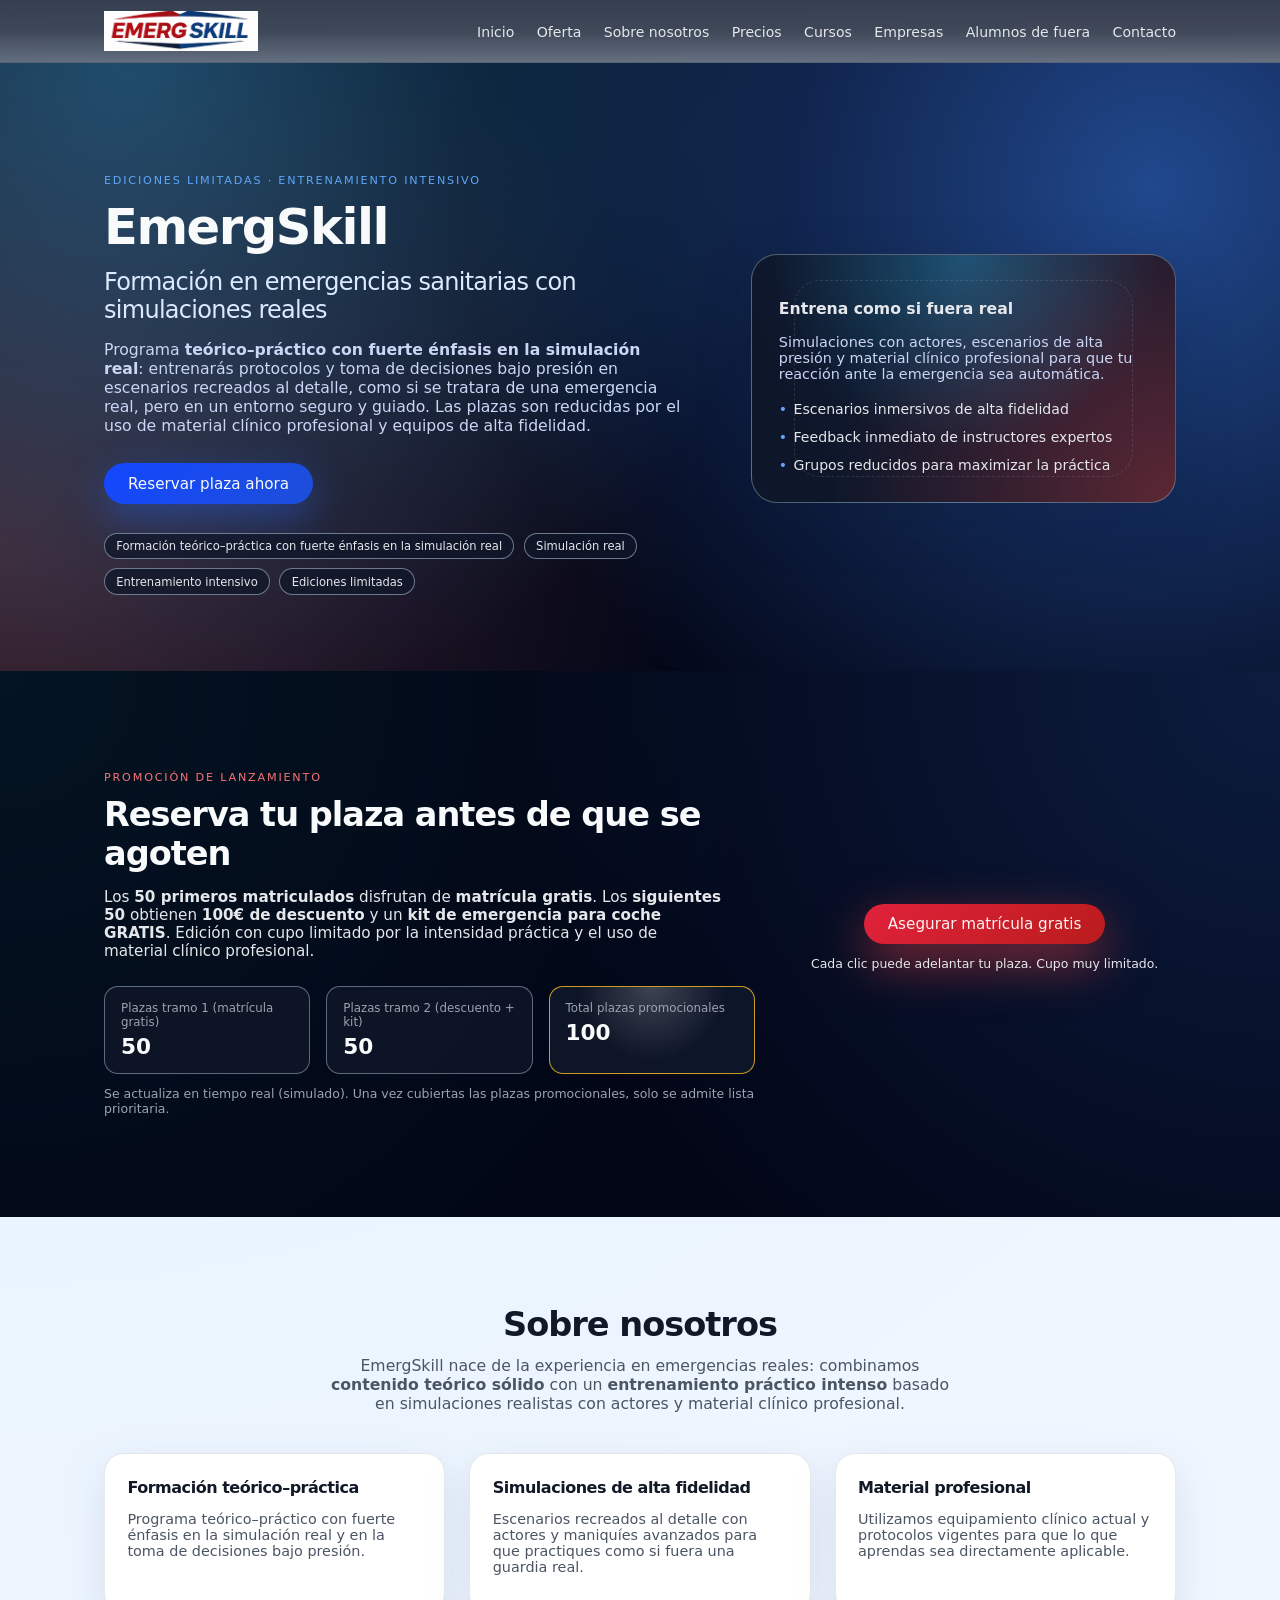
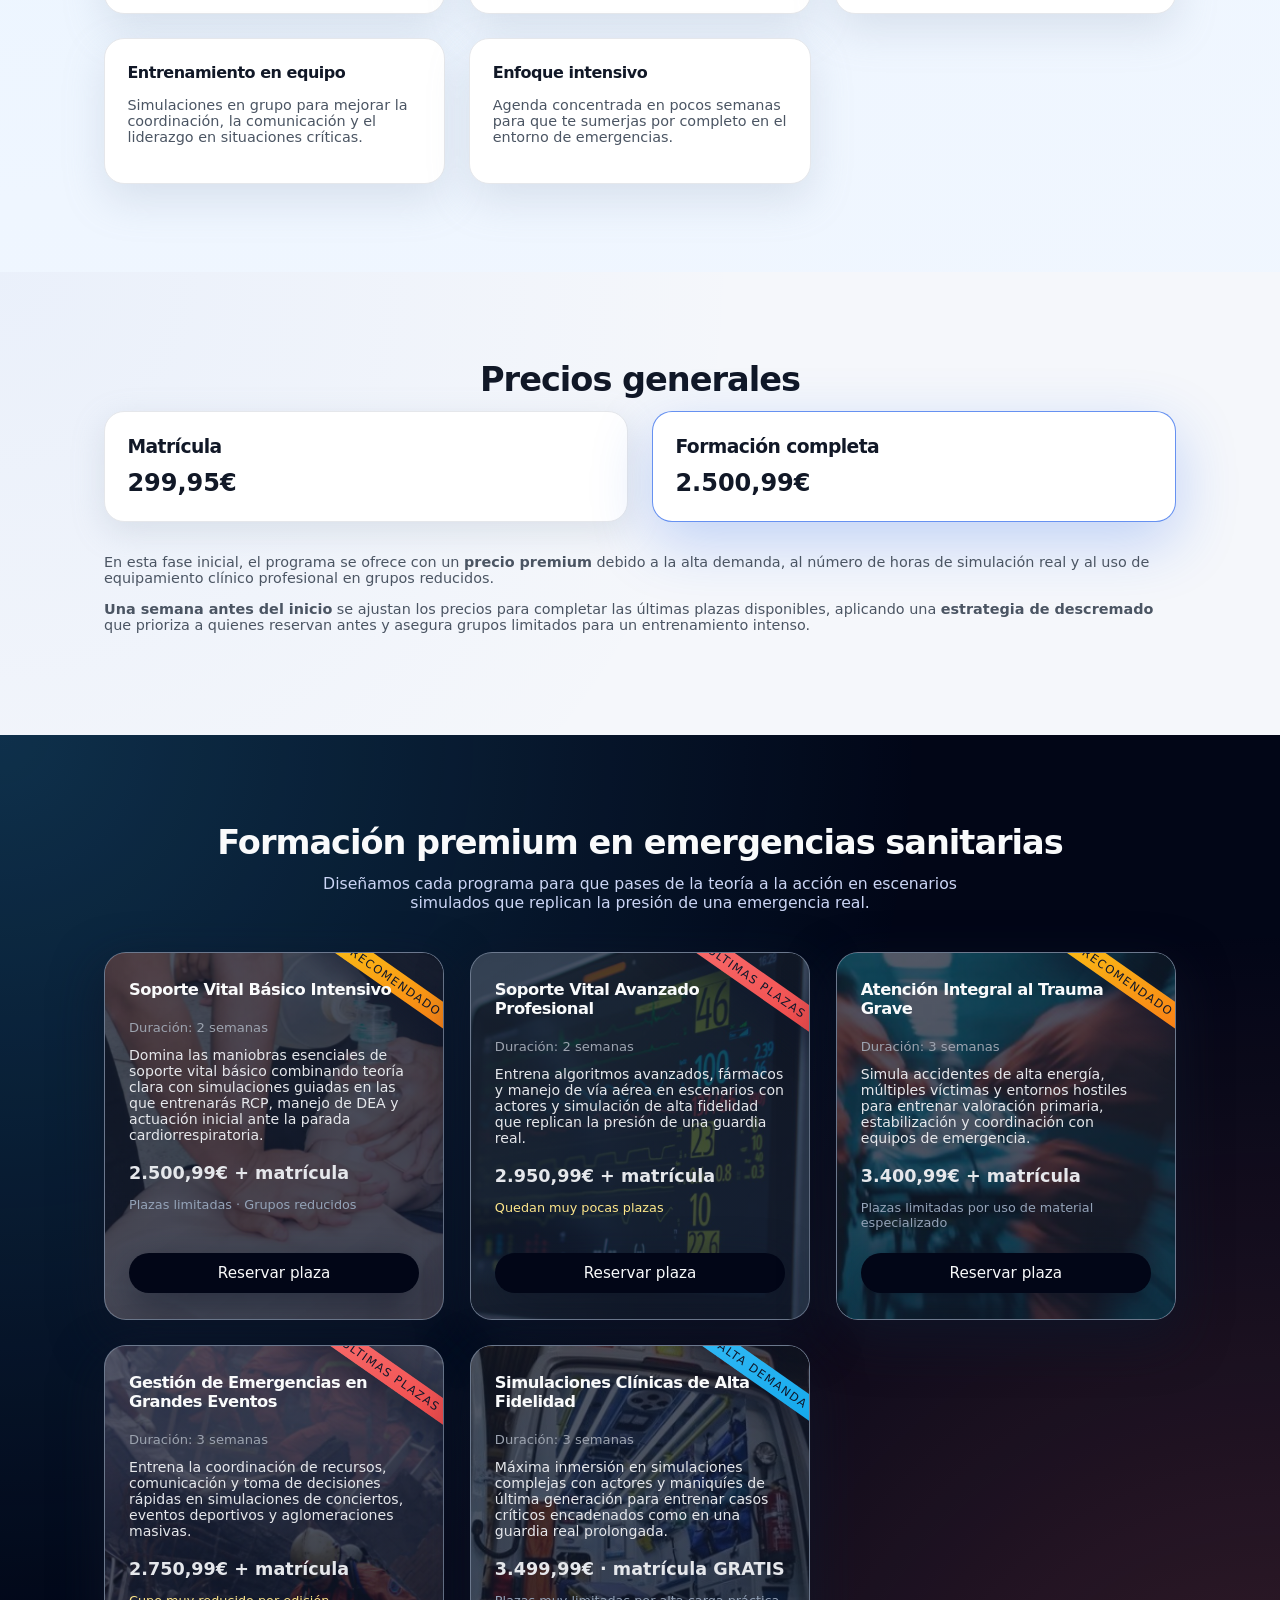
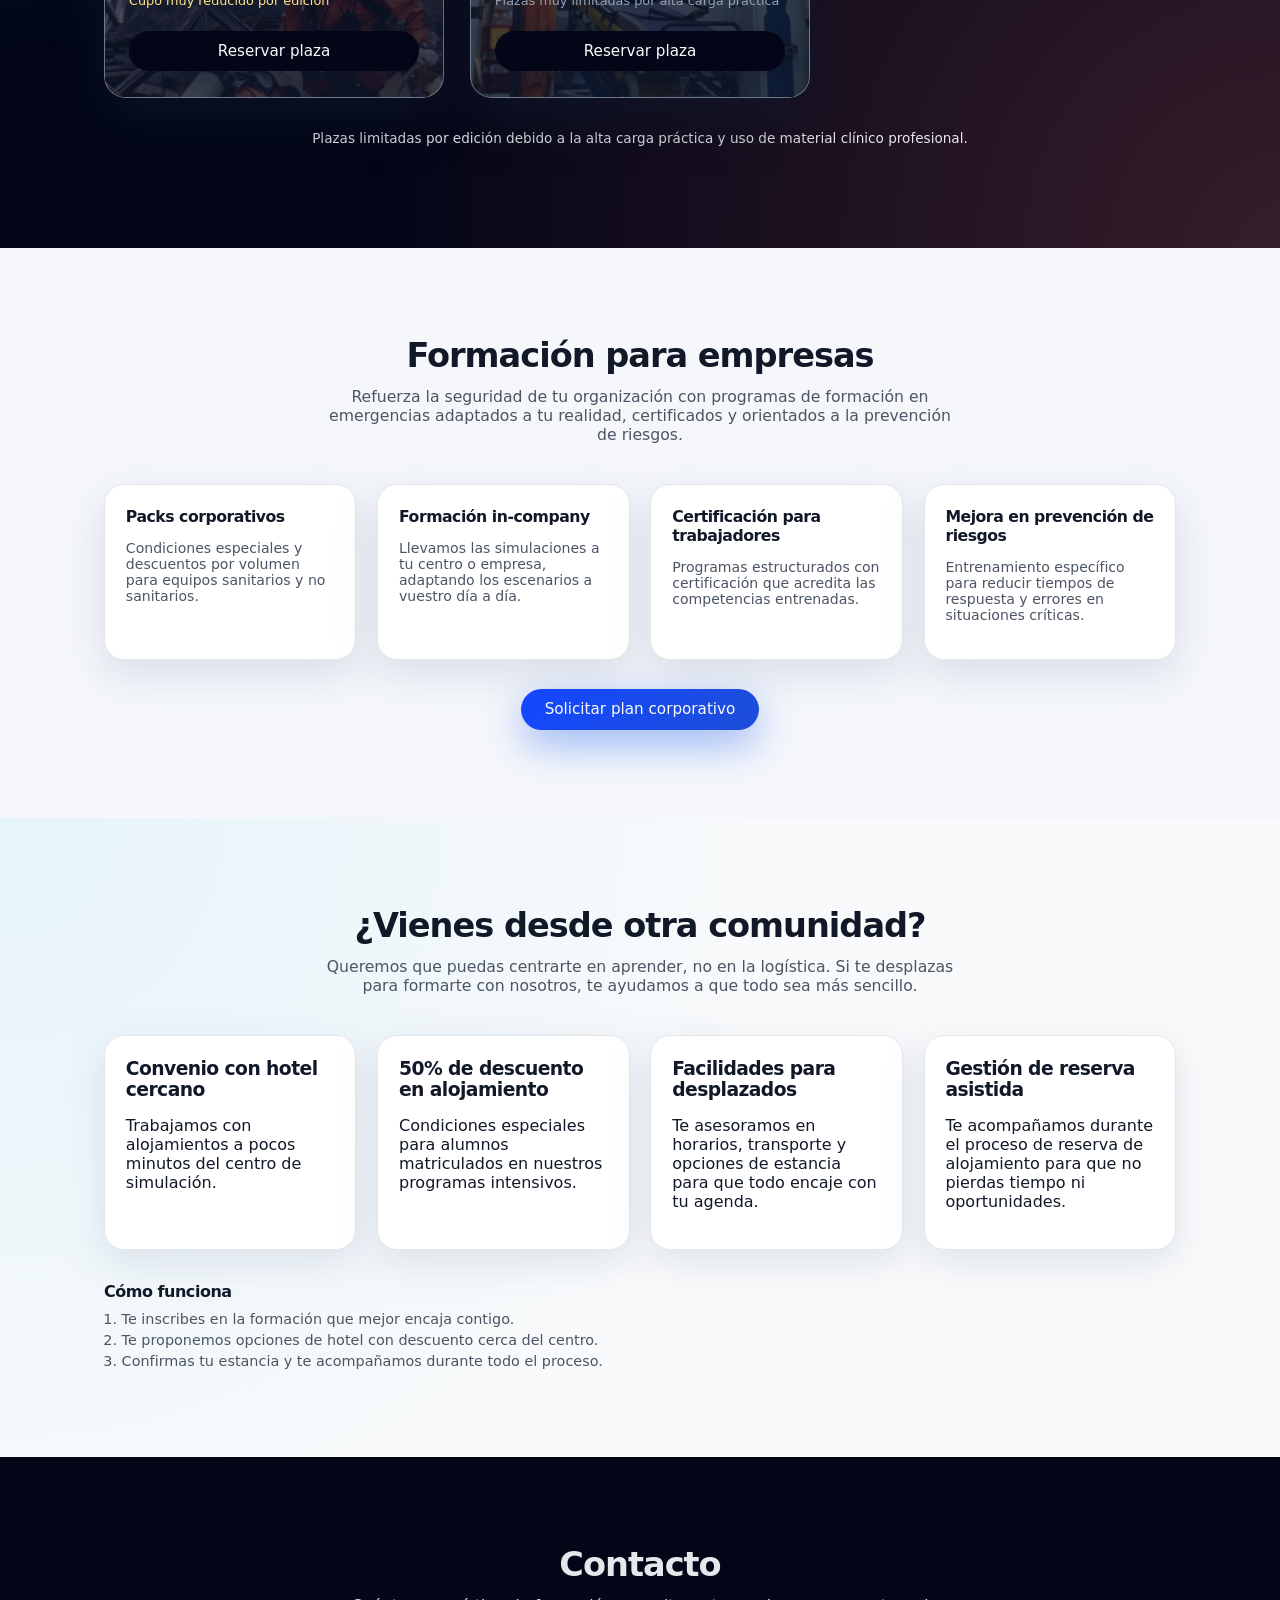
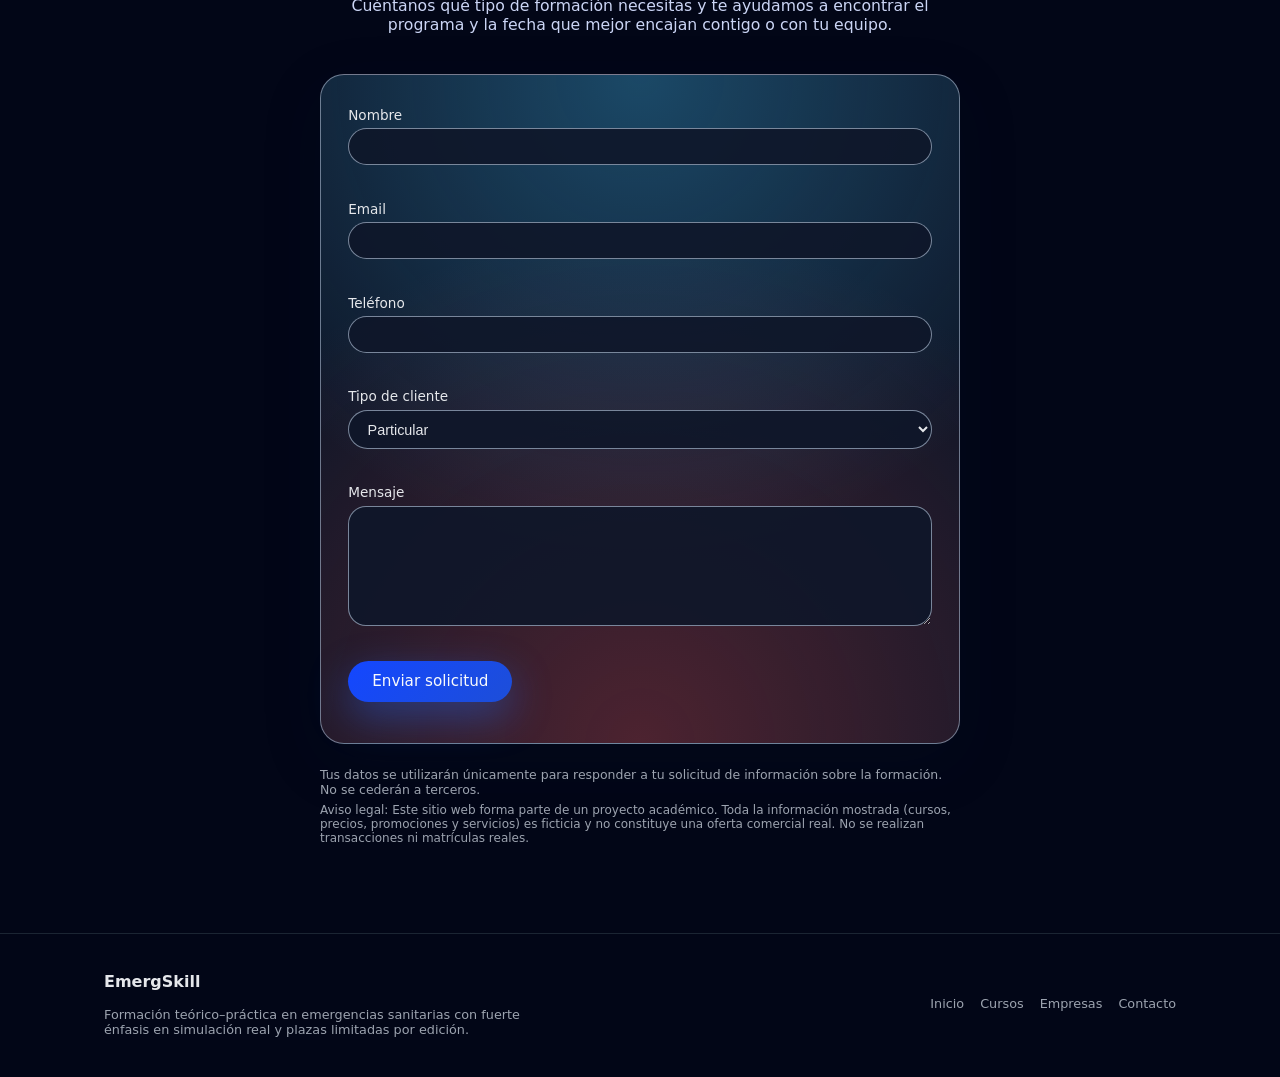
<file: index.html>
<!DOCTYPE html>
<html lang="es">
  <head>
    <meta charset="UTF-8" />
    <meta name="viewport" content="width=device-width, initial-scale=1.0" />
    <title>EmergSkill – Formación teórico–práctica en emergencias sanitarias</title>
    <meta
      name="description"
      content="EmergSkill ofrece formación teórico–práctica en emergencias sanitarias con simulaciones reales, plazas limitadas y enfoque intensivo orientado a la práctica."
    />
    <meta property="og:title" content="EmergSkill – Formación teórico–práctica en emergencias sanitarias" />
    <meta
      property="og:description"
      content="Formación en emergencias sanitarias con simulaciones reales, enfoque intensivo y plazas limitadas."
    />
    <meta property="og:type" content="website" />
    <link rel="stylesheet" href="style.css" />
  </head>
  <body>
    <header class="site-header">
      <div class="container header-inner">
        <a href="#inicio" class="logo">
          <img src="assets/emergskill-logo.png" alt="EmergSkill" />
        </a>
        <button class="nav-toggle" aria-label="Abrir menú de navegación" aria-expanded="false">
          <span></span>
          <span></span>
        </button>
        <nav class="site-nav" aria-label="Navegación principal">
          <ul>
            <li><a href="#inicio">Inicio</a></li>
            <li><a href="#oferta">Oferta</a></li>
            <li><a href="#sobre-nosotros">Sobre nosotros</a></li>
            <li><a href="#precios">Precios</a></li>
            <li><a href="#cursos">Cursos</a></li>
            <li><a href="#empresas">Empresas</a></li>
            <li><a href="#alumnos-fuera">Alumnos de fuera</a></li>
            <li><a href="#contacto">Contacto</a></li>
          </ul>
        </nav>
      </div>
    </header>

    <main>
      <!-- HERO -->
      <section id="inicio" class="hero section">
        <div class="container hero-grid">
          <div class="hero-content reveal">
            <p class="hero-kicker">Ediciones limitadas · Entrenamiento intensivo</p>
            <h1>EmergSkill</h1>
            <h2>Formación en emergencias sanitarias con simulaciones reales</h2>
            <p class="hero-text">
              Programa <strong>teórico–práctico con fuerte énfasis en la simulación real</strong>: entrenarás protocolos y toma
              de decisiones bajo presión en escenarios recreados al detalle, como si se tratara de una emergencia real, pero en
              un entorno seguro y guiado. Las plazas son reducidas por el uso de material clínico profesional y equipos de alta
              fidelidad.
            </p>
            <div class="hero-cta">
              <button class="btn btn-primary js-scroll-contact" data-client-type="Particular">
                Reservar plaza ahora
              </button>
            </div>
            <div class="hero-badges">
              <span class="badge">Formación teórico–práctica con fuerte énfasis en la simulación real</span>
              <span class="badge">Simulación real</span>
              <span class="badge">Entrenamiento intensivo</span>
              <span class="badge">Ediciones limitadas</span>
            </div>
          </div>
          <div class="hero-visual reveal">
            <div class="hero-card">
              <p class="hero-card-title">Entrena como si fuera real</p>
              <p class="hero-card-text">
                Simulaciones con actores, escenarios de alta presión y material clínico profesional para que tu reacción ante
                la emergencia sea automática.
              </p>
              <ul class="hero-card-list">
                <li>Escenarios inmersivos de alta fidelidad</li>
                <li>Feedback inmediato de instructores expertos</li>
                <li>Grupos reducidos para maximizar la práctica</li>
              </ul>
            </div>
          </div>
        </div>
      </section>

      <!-- OFERTA ESPECIAL -->
      <section id="oferta" class="offer section section-accent">
        <div class="container offer-inner reveal">
          <div class="offer-text">
            <p class="eyebrow">PROMOCIÓN DE LANZAMIENTO</p>
            <h2>Reserva tu plaza antes de que se agoten</h2>
            <p class="offer-copy">
              Los <strong>50 primeros matriculados</strong> disfrutan de <strong>matrícula gratis</strong>. Los
              <strong>siguientes 50</strong> obtienen <strong>100€ de descuento</strong> y un
              <strong>kit de emergencia para coche GRATIS</strong>. Edición con cupo limitado por la intensidad práctica y el
              uso de material clínico profesional.
            </p>
            <div class="offer-urgency">
              <div class="counter-group">
                <div class="counter-item">
                  <span class="counter-label">Plazas tramo 1 (matrícula gratis)</span>
                  <span class="counter-value" id="counter-tier1">–</span>
                </div>
                <div class="counter-item">
                  <span class="counter-label">Plazas tramo 2 (descuento + kit)</span>
                  <span class="counter-value" id="counter-tier2">–</span>
                </div>
                <div class="counter-item counter-item-total">
                  <span class="counter-label">Total plazas promocionales</span>
                  <span class="counter-value" id="counter-total">–</span>
                </div>
              </div>
              <p class="offer-note">
                Se actualiza en tiempo real (simulado). Una vez cubiertas las plazas promocionales, solo se admite lista
                prioritaria.
              </p>
            </div>
          </div>
          <div class="offer-cta">
            <button
              class="btn btn-danger js-offer-cta"
              data-client-type="Particular"
              aria-describedby="offer-note"
            >
              <span id="offer-cta-label">Asegurar matrícula gratis</span>
            </button>
            <p class="offer-small">Cada clic puede adelantar tu plaza. Cupo muy limitado.</p>
          </div>
        </div>
      </section>

      <!-- SOBRE NOSOTROS -->
      <section id="sobre-nosotros" class="section about">
        <div class="container reveal">
          <h2>Sobre nosotros</h2>
          <p class="section-intro">
            EmergSkill nace de la experiencia en emergencias reales: combinamos
            <strong>contenido teórico sólido</strong> con un <strong>entrenamiento práctico intenso</strong> basado en
            simulaciones realistas con actores y material clínico profesional.
          </p>
          <div class="about-grid">
            <article class="about-item">
              <h3>Formación teórico–práctica</h3>
              <p>Programa teórico–práctico con fuerte énfasis en la simulación real y en la toma de decisiones bajo presión.</p>
            </article>
            <article class="about-item">
              <h3>Simulaciones de alta fidelidad</h3>
              <p>Escenarios recreados al detalle con actores y maniquíes avanzados para que practiques como si fuera una guardia real.</p>
            </article>
            <article class="about-item">
              <h3>Material profesional</h3>
              <p>Utilizamos equipamiento clínico actual y protocolos vigentes para que lo que aprendas sea directamente aplicable.</p>
            </article>
            <article class="about-item">
              <h3>Entrenamiento en equipo</h3>
              <p>Simulaciones en grupo para mejorar la coordinación, la comunicación y el liderazgo en situaciones críticas.</p>
            </article>
            <article class="about-item">
              <h3>Enfoque intensivo</h3>
              <p>Agenda concentrada en pocos semanas para que te sumerjas por completo en el entorno de emergencias.</p>
            </article>
          </div>
        </div>
      </section>

      <!-- PRECIOS GENERALES -->
      <section id="precios" class="section pricing">
        <div class="container reveal">
          <h2>Precios generales</h2>
          <div class="pricing-cards">
            <div class="pricing-card">
              <h3>Matrícula</h3>
              <p class="pricing-amount">299,95€</p>
            </div>
            <div class="pricing-card pricing-card-main">
              <h3>Formación completa</h3>
              <p class="pricing-amount">2.500,99€</p>
            </div>
          </div>
          <div class="pricing-copy">
            <p>
              En esta fase inicial, el programa se ofrece con un <strong>precio premium</strong> debido a la alta demanda, al
              número de horas de simulación real y al uso de equipamiento clínico profesional en grupos reducidos.
            </p>
            <p>
              <strong>Una semana antes del inicio</strong> se ajustan los precios para completar las últimas plazas disponibles,
              aplicando una <strong>estrategia de descremado</strong> que prioriza a quienes reservan antes y asegura grupos
              limitados para un entrenamiento intenso.
            </p>
          </div>
        </div>
      </section>

      <!-- CURSOS -->
      <section id="cursos" class="section courses">
        <div class="container reveal">
          <h2>Formación premium en emergencias sanitarias</h2>
          <p class="section-intro">
            Diseñamos cada programa para que pases de la teoría a la acción en escenarios simulados que replican la presión de
            una emergencia real.
          </p>
          <div class="courses-grid">
            <article
              class="course-card reveal course-card--svb"
              data-course-name="Soporte Vital Básico Intensivo"
              data-tag="recomendado"
              data-seats-indicator="true"
            >
              <div class="course-ribbon course-ribbon-recommended">Recomendado</div>
              <h3>Soporte Vital Básico Intensivo</h3>
              <p class="course-duration">Duración: 2 semanas</p>
              <p class="course-description">
                Domina las maniobras esenciales de soporte vital básico combinando teoría clara con simulaciones guiadas en las
                que entrenarás RCP, manejo de DEA y actuación inicial ante la parada cardiorrespiratoria.
              </p>
              <p class="course-price">2.500,99€ + matrícula</p>
              <p class="course-seats">Plazas limitadas · Grupos reducidos</p>
              <button class="btn btn-dark course-reserve" data-client-type="Particular">
                Reservar plaza
              </button>
            </article>

            <article
              class="course-card reveal course-card--sva"
              data-course-name="Soporte Vital Avanzado Profesional"
              data-tag="ultimas"
              data-seats-indicator="true"
            >
              <div class="course-ribbon course-ribbon-last">Últimas plazas</div>
              <h3>Soporte Vital Avanzado Profesional</h3>
              <p class="course-duration">Duración: 2 semanas</p>
              <p class="course-description">
                Entrena algoritmos avanzados, fármacos y manejo de vía aérea en escenarios con actores y simulación de alta
                fidelidad que replican la presión de una guardia real.
              </p>
              <p class="course-price">2.950,99€ + matrícula</p>
              <p class="course-seats course-seats-low">Quedan muy pocas plazas</p>
              <button class="btn btn-dark course-reserve" data-client-type="Particular">
                Reservar plaza
              </button>
            </article>

            <article
              class="course-card reveal course-card--trauma"
              data-course-name="Atención Integral al Trauma Grave"
              data-tag="recomendado"
              data-seats-indicator="true"
            >
              <div class="course-ribbon course-ribbon-recommended">Recomendado</div>
              <h3>Atención Integral al Trauma Grave</h3>
              <p class="course-duration">Duración: 3 semanas</p>
              <p class="course-description">
                Simula accidentes de alta energía, múltiples víctimas y entornos hostiles para entrenar valoración primaria,
                estabilización y coordinación con equipos de emergencia.
              </p>
              <p class="course-price">3.400,99€ + matrícula</p>
              <p class="course-seats">Plazas limitadas por uso de material especializado</p>
              <button class="btn btn-dark course-reserve" data-client-type="Particular">
                Reservar plaza
              </button>
            </article>

            <article
              class="course-card reveal course-card--eventos"
              data-course-name="Gestión de Emergencias en Grandes Eventos"
              data-tag="ultimas"
              data-seats-indicator="true"
            >
              <div class="course-ribbon course-ribbon-last">Últimas plazas</div>
              <h3>Gestión de Emergencias en Grandes Eventos</h3>
              <p class="course-duration">Duración: 3 semanas</p>
              <p class="course-description">
                Entrena la coordinación de recursos, comunicación y toma de decisiones rápidas en simulaciones de conciertos,
                eventos deportivos y aglomeraciones masivas.
              </p>
              <p class="course-price">2.750,99€ + matrícula</p>
              <p class="course-seats course-seats-low">Cupo muy reducido por edición</p>
              <button class="btn btn-dark course-reserve" data-client-type="Particular">
                Reservar plaza
              </button>
            </article>

            <article
              class="course-card reveal course-card--simulaciones"
              data-course-name="Simulaciones Clínicas de Alta Fidelidad"
              data-tag="demanda"
              data-seats-indicator="true"
            >
              <div class="course-ribbon course-ribbon-demand">Alta demanda</div>
              <h3>Simulaciones Clínicas de Alta Fidelidad</h3>
              <p class="course-duration">Duración: 3 semanas</p>
              <p class="course-description">
                Máxima inmersión en simulaciones complejas con actores y maniquíes de última generación para entrenar casos
                críticos encadenados como en una guardia real prolongada.
              </p>
              <p class="course-price">3.499,99€ · matrícula GRATIS</p>
              <p class="course-seats">Plazas muy limitadas por alta carga práctica</p>
              <button class="btn btn-dark course-reserve" data-client-type="Particular">
                Reservar plaza
              </button>
            </article>
          </div>
          <p class="courses-note">
            Plazas limitadas por edición debido a la alta carga práctica y uso de material clínico profesional.
          </p>
        </div>
      </section>

      <!-- EMPRESAS -->
      <section id="empresas" class="section companies">
        <div class="container reveal">
          <h2>Formación para empresas</h2>
          <p class="section-intro">
            Refuerza la seguridad de tu organización con programas de formación en emergencias adaptados a tu realidad,
            certificados y orientados a la prevención de riesgos.
          </p>
          <div class="companies-grid">
            <article class="companies-item">
              <h3>Packs corporativos</h3>
              <p>Condiciones especiales y descuentos por volumen para equipos sanitarios y no sanitarios.</p>
            </article>
            <article class="companies-item">
              <h3>Formación in-company</h3>
              <p>Llevamos las simulaciones a tu centro o empresa, adaptando los escenarios a vuestro día a día.</p>
            </article>
            <article class="companies-item">
              <h3>Certificación para trabajadores</h3>
              <p>Programas estructurados con certificación que acredita las competencias entrenadas.</p>
            </article>
            <article class="companies-item">
              <h3>Mejora en prevención de riesgos</h3>
              <p>Entrenamiento específico para reducir tiempos de respuesta y errores en situaciones críticas.</p>
            </article>
          </div>
          <div class="section-actions">
            <button class="btn btn-primary js-scroll-contact" data-client-type="Empresa" data-message="Quiero información sobre un plan corporativo de formación en emergencias sanitarias para mi empresa.">
              Solicitar plan corporativo
            </button>
          </div>
        </div>
      </section>

      <!-- ALUMNOS DE FUERA -->
      <section id="alumnos-fuera" class="section students-away">
        <div class="container reveal">
          <h2>¿Vienes desde otra comunidad?</h2>
          <p class="section-intro">
            Queremos que puedas centrarte en aprender, no en la logística. Si te desplazas para formarte con nosotros, te
            ayudamos a que todo sea más sencillo.
          </p>
          <div class="steps-grid">
            <article class="step-item">
              <h3>Convenio con hotel cercano</h3>
              <p>Trabajamos con alojamientos a pocos minutos del centro de simulación.</p>
            </article>
            <article class="step-item">
              <h3>50% de descuento en alojamiento</h3>
              <p>Condiciones especiales para alumnos matriculados en nuestros programas intensivos.</p>
            </article>
            <article class="step-item">
              <h3>Facilidades para desplazados</h3>
              <p>Te asesoramos en horarios, transporte y opciones de estancia para que todo encaje con tu agenda.</p>
            </article>
            <article class="step-item">
              <h3>Gestión de reserva asistida</h3>
              <p>Te acompañamos durante el proceso de reserva de alojamiento para que no pierdas tiempo ni oportunidades.</p>
            </article>
          </div>
          <div class="steps-process">
            <h3>Cómo funciona</h3>
            <ol>
              <li>Te inscribes en la formación que mejor encaja contigo.</li>
              <li>Te proponemos opciones de hotel con descuento cerca del centro.</li>
              <li>Confirmas tu estancia y te acompañamos durante todo el proceso.</li>
            </ol>
          </div>
        </div>
      </section>

      <!-- CONTACTO -->
      <section id="contacto" class="section contact">
        <div class="container reveal">
          <h2>Contacto</h2>
          <p class="section-intro">
            Cuéntanos qué tipo de formación necesitas y te ayudamos a encontrar el programa y la fecha que mejor encajan contigo
            o con tu equipo.
          </p>

          <div id="contact-urgency" class="contact-urgency" aria-live="polite"></div>

          <form id="contact-form" novalidate>
            <div class="form-row">
              <label for="name">Nombre</label>
              <input id="name" name="name" type="text" required />
              <p class="field-error-message" data-for="name"></p>
            </div>
            <div class="form-row">
              <label for="email">Email</label>
              <input id="email" name="email" type="email" required />
              <p class="field-error-message" data-for="email"></p>
            </div>
            <div class="form-row">
              <label for="phone">Teléfono</label>
              <input id="phone" name="phone" type="tel" />
              <p class="field-error-message" data-for="phone"></p>
            </div>
            <div class="form-row">
              <label for="client-type">Tipo de cliente</label>
              <select id="client-type" name="client-type">
                <option value="Particular">Particular</option>
                <option value="Empresa">Empresa</option>
              </select>
              <p class="field-error-message" data-for="client-type"></p>
            </div>
            <div class="form-row">
              <label for="message">Mensaje</label>
              <textarea id="message" name="message" rows="5" required></textarea>
              <p class="field-error-message" data-for="message"></p>
            </div>
            <button type="submit" class="btn btn-primary">Enviar solicitud</button>
            <p id="form-feedback" class="form-feedback" aria-live="polite"></p>
          </form>

          <p class="data-protection">
            Tus datos se utilizarán únicamente para responder a tu solicitud de información sobre la formación. No se cederán a
            terceros.
          </p>

          <p class="legal-notice">
            Aviso legal: Este sitio web forma parte de un proyecto académico. Toda la información mostrada (cursos, precios,
            promociones y servicios) es ficticia y no constituye una oferta comercial real. No se realizan transacciones ni
            matrículas reales.
          </p>
        </div>
      </section>
    </main>

    <footer class="site-footer">
      <div class="container footer-inner">
        <div class="footer-main">
          <p class="footer-brand">EmergSkill</p>
          <p class="footer-text">
            Formación teórico–práctica en emergencias sanitarias con fuerte énfasis en simulación real y plazas limitadas por
            edición.
          </p>
        </div>
        <nav class="footer-nav" aria-label="Navegación de pie de página">
          <a href="#inicio">Inicio</a>
          <a href="#cursos">Cursos</a>
          <a href="#empresas">Empresas</a>
          <a href="#contacto">Contacto</a>
        </nav>
      </div>
    </footer>

    <script src="script.js"></script>
  </body>
  </html>
</file>
<file: style.css>
/* =========================
   Configuración global
   ========================= */

:root {
  --color-bg: #f5f7fb;
  --color-surface: #ffffff;
  --color-surface-alt: #0b1b3a;
  --color-primary: #1447ff;
  --color-primary-soft: rgba(20, 71, 255, 0.08);
  --color-danger: #e1223b;
  --color-danger-soft: rgba(225, 34, 59, 0.1);
  --color-text: #111827;
  --color-text-soft: #4b5563;
  --color-border: #e5e7eb;
  --color-accent: #0ea5e9;
  --shadow-soft: 0 18px 60px rgba(15, 23, 42, 0.16);
  --radius-lg: 20px;
  --radius-md: 14px;
  --radius-sm: 10px;
  --transition-fast: 150ms ease-out;
  --transition-med: 220ms ease-out;
  --max-width: 1120px;
}

*,
*::before,
*::after {
  box-sizing: border-box;
}

html {
  scroll-behavior: smooth;
}

body {
  margin: 0;
  font-family: system-ui, -apple-system, BlinkMacSystemFont, "Segoe UI", sans-serif;
  color: var(--color-text);
  background: radial-gradient(circle at top left, #e0f2fe 0, #eff6ff 30%, #f9fafb 100%);
  -webkit-font-smoothing: antialiased;
}

img {
  max-width: 100%;
  display: block;
}

a {
  color: inherit;
  text-decoration: none;
}

button {
  font: inherit;
}

.container {
  width: 100%;
  max-width: var(--max-width);
  margin: 0 auto;
  padding: 0 1.5rem;
}

.section {
  padding: 5.5rem 0;
}

.section-intro {
  max-width: 640px;
  margin: 0 auto 2.5rem;
  text-align: center;
  font-size: 0.98rem;
  color: var(--color-text-soft);
}

h1,
h2,
h3 {
  margin: 0 0 0.75rem;
  letter-spacing: -0.03em;
}

h2 {
  font-size: clamp(1.7rem, 2vw + 1.3rem, 2.1rem);
  text-align: center;
}

/* =========================
   Header y navegación
   ========================= */

.site-header {
  position: sticky;
  top: 0;
  z-index: 20;
  backdrop-filter: blur(18px);
  background: linear-gradient(
    to bottom,
    rgba(15, 23, 42, 0.82),
    rgba(15, 23, 42, 0.78),
    rgba(15, 23, 42, 0.6)
  );
  border-bottom: 1px solid rgba(148, 163, 184, 0.35);
}

.header-inner {
  display: flex;
  align-items: center;
  justify-content: space-between;
  padding: 0.7rem 1.5rem;
}

.logo img {
  height: 40px;
}

.site-nav ul {
  display: flex;
  gap: 1.4rem;
  list-style: none;
  margin: 0;
  padding: 0;
}

.site-nav a {
  font-size: 0.88rem;
  color: #e5e7eb;
  padding-bottom: 0.2rem;
  border-bottom: 2px solid transparent;
  transition: border-color var(--transition-fast), color var(--transition-fast), transform var(--transition-fast);
}

.site-nav a:hover,
.site-nav a:focus-visible {
  color: #ffffff;
  border-bottom-color: var(--color-accent);
  transform: translateY(-1px);
}

.nav-toggle {
  display: none;
  flex-direction: column;
  gap: 0.3rem;
  background: transparent;
  border: none;
  padding: 0.3rem;
  cursor: pointer;
}

.nav-toggle span {
  width: 22px;
  height: 2px;
  background: #e5e7eb;
  border-radius: 999px;
  transition: transform var(--transition-fast), opacity var(--transition-fast);
}

/* =========================
   Botones
   ========================= */

.btn {
  display: inline-flex;
  align-items: center;
  justify-content: center;
  border-radius: 999px;
  padding: 0.7rem 1.5rem;
  font-size: 0.95rem;
  border: none;
  cursor: pointer;
  transition: background-color var(--transition-med), transform var(--transition-med), box-shadow var(--transition-med);
  white-space: nowrap;
}

.btn-primary {
  background: linear-gradient(135deg, var(--color-primary), #1d4ed8);
  color: #f9fafb;
  box-shadow: 0 14px 40px rgba(37, 99, 235, 0.45);
}

.btn-primary:hover {
  transform: translateY(-1px);
  box-shadow: 0 18px 50px rgba(37, 99, 235, 0.6);
}

.btn-danger {
  background: linear-gradient(135deg, var(--color-danger), #b91c1c);
  color: #fef2f2;
  box-shadow: 0 18px 50px rgba(239, 68, 68, 0.55);
}

.btn-danger:hover {
  transform: translateY(-1px);
  box-shadow: 0 24px 60px rgba(239, 68, 68, 0.75);
}

.btn-dark {
  background: #020617;
  color: #f9fafb;
  box-shadow: 0 12px 40px rgba(15, 23, 42, 0.6);
}

.btn-dark:hover {
  transform: translateY(-1px);
  box-shadow: 0 16px 48px rgba(15, 23, 42, 0.8);
}

.btn:focus-visible {
  outline: 2px solid var(--color-accent);
  outline-offset: 2px;
}

/* =========================
   Hero
   ========================= */

.hero {
  padding-top: 6.2rem;
  padding-bottom: 4.8rem;
  background:
    radial-gradient(circle at 10% 0%, rgba(56, 189, 248, 0.4), transparent 52%),
    radial-gradient(circle at 90% 20%, rgba(59, 130, 246, 0.55), transparent 55%),
    radial-gradient(circle at 0% 80%, rgba(248, 113, 113, 0.25), transparent 50%),
    linear-gradient(135deg, #020617, #020617 32%, #020617);
  color: #e5e7eb;
  position: relative;
  overflow: hidden;
}

.hero::before {
  content: "";
  position: absolute;
  inset: -40%;
  background: radial-gradient(circle at 40% 0%, rgba(15, 23, 42, 0.2), transparent 65%);
  opacity: 0.9;
  pointer-events: none;
}

.hero-grid {
  position: relative;
  z-index: 1;
  display: grid;
  grid-template-columns: minmax(0, 1.4fr) minmax(0, 1fr);
  gap: 3.2rem;
  align-items: center;
}

.hero-kicker {
  text-transform: uppercase;
  letter-spacing: 0.16em;
  font-size: 0.7rem;
  color: #60a5fa;
  margin-bottom: 0.7rem;
}

.hero h1 {
  font-size: clamp(2.4rem, 3.5vw + 1.5rem, 3.1rem);
  color: #f9fafb;
}

.hero h2 {
  text-align: left;
  color: #dbeafe;
  font-weight: 500;
  font-size: clamp(1.2rem, 1.7vw + 1rem, 1.5rem);
}

.hero-text {
  font-size: 0.98rem;
  color: #cbd5f5;
  max-width: 580px;
  margin-bottom: 1.8rem;
}

.hero-cta {
  margin-bottom: 1.8rem;
}

.hero-badges {
  display: flex;
  flex-wrap: wrap;
  gap: 0.6rem;
}

.badge {
  font-size: 0.72rem;
  padding: 0.32rem 0.7rem;
  border-radius: 999px;
  border: 1px solid rgba(148, 163, 184, 0.7);
  background: rgba(15, 23, 42, 0.75);
  color: #e5e7eb;
}

.hero-visual {
  position: relative;
}

.hero-card {
  position: relative;
  background: radial-gradient(circle at top, rgba(56, 189, 248, 0.35), transparent 60%),
    radial-gradient(circle at bottom right, rgba(239, 68, 68, 0.35), transparent 70%),
    rgba(15, 23, 42, 0.96);
  border-radius: 26px;
  padding: 1.8rem 1.7rem;
  box-shadow: var(--shadow-soft);
  border: 1px solid rgba(148, 163, 184, 0.5);
}

.hero-card::before {
  content: "";
  position: absolute;
  inset: 10%;
  border-radius: inherit;
  border: 1px dashed rgba(148, 163, 184, 0.45);
  opacity: 0.45;
  pointer-events: none;
}

.hero-card-title {
  font-size: 0.98rem;
  font-weight: 600;
  color: #e5e7eb;
}

.hero-card-text {
  font-size: 0.9rem;
  color: #cbd5f5;
  margin-bottom: 1.2rem;
}

.hero-card-list {
  list-style: none;
  margin: 0;
  padding: 0;
  display: grid;
  gap: 0.75rem;
  font-size: 0.88rem;
  color: #e5e7eb;
}

.hero-card-list li::before {
  content: "•";
  margin-right: 0.4rem;
  color: #60a5fa;
}

/* =========================
   Oferta especial
   ========================= */

.section-accent {
  background: radial-gradient(circle at 0% 0%, rgba(15, 118, 110, 0.12), transparent 55%),
    radial-gradient(circle at 100% 0%, rgba(59, 130, 246, 0.18), transparent 55%),
    #020617;
  color: #e5e7eb;
}

.offer-inner {
  display: grid;
  grid-template-columns: minmax(0, 1.7fr) minmax(0, 1fr);
  gap: 2.4rem;
  align-items: center;
}

.eyebrow {
  text-transform: uppercase;
  letter-spacing: 0.16em;
  font-size: 0.7rem;
  color: #f97373;
  margin-bottom: 0.7rem;
}

.offer h2 {
  text-align: left;
  color: #f9fafb;
}

.offer-copy {
  font-size: 0.95rem;
  color: #e5e7eb;
  max-width: 620px;
}

.offer-urgency {
  margin-top: 1.6rem;
}

.counter-group {
  display: grid;
  grid-template-columns: repeat(3, minmax(0, 1fr));
  gap: 1rem;
}

.counter-item {
  padding: 0.9rem 1rem;
  border-radius: var(--radius-md);
  background: rgba(15, 23, 42, 0.8);
  border: 1px solid rgba(148, 163, 184, 0.6);
}

.counter-item-total {
  background: radial-gradient(circle at top, rgba(248, 250, 252, 0.2), transparent 55%),
    rgba(15, 23, 42, 0.92);
  border-color: rgba(251, 191, 36, 0.8);
}

.counter-label {
  display: block;
  font-size: 0.74rem;
  color: #9ca3af;
  margin-bottom: 0.3rem;
}

.counter-value {
  font-size: 1.35rem;
  font-weight: 600;
  color: #f9fafb;
}

.offer-note {
  margin-top: 0.75rem;
  font-size: 0.78rem;
  color: #9ca3af;
}

.offer-cta {
  text-align: center;
}

.offer-small {
  margin-top: 0.75rem;
  font-size: 0.78rem;
  color: #e5e7eb;
}

/* =========================
   Sobre nosotros
   ========================= */

.about-grid {
  display: grid;
  grid-template-columns: repeat(3, minmax(0, 1fr));
  gap: 1.5rem;
}

.about-item {
  background: var(--color-surface);
  border-radius: var(--radius-lg);
  padding: 1.5rem 1.4rem;
  box-shadow: 0 16px 40px rgba(148, 163, 184, 0.25);
  border: 1px solid var(--color-border);
}

.about-item h3 {
  font-size: 1rem;
}

.about-item p {
  font-size: 0.9rem;
  color: var(--color-text-soft);
}

/* =========================
   Precios
   ========================= */

.pricing {
  background: radial-gradient(circle at 0% 0%, rgba(59, 130, 246, 0.06), transparent 55%), var(--color-bg);
}

.pricing-cards {
  display: grid;
  grid-template-columns: repeat(2, minmax(0, 1fr));
  gap: 1.5rem;
  margin-bottom: 2rem;
}

.pricing-card {
  background: var(--color-surface);
  border-radius: var(--radius-lg);
  padding: 1.5rem 1.4rem;
  border: 1px solid var(--color-border);
  box-shadow: 0 10px 32px rgba(148, 163, 184, 0.25);
}

.pricing-card-main {
  border-width: 1.5px;
  border-color: rgba(37, 99, 235, 0.7);
  box-shadow: 0 20px 60px rgba(37, 99, 235, 0.25);
}

.pricing-amount {
  font-size: 1.5rem;
  font-weight: 600;
  margin: 0;
}

.pricing-copy p {
  font-size: 0.9rem;
  color: var(--color-text-soft);
}

.pricing-copy p + p {
  margin-top: 0.8rem;
}

/* =========================
   Cursos
   ========================= */

.courses {
  background: #020617;
  color: #e5e7eb;
  position: relative;
}

.courses::before {
  content: "";
  position: absolute;
  inset: 0;
  background:
    radial-gradient(circle at 0% 0%, rgba(56, 189, 248, 0.26), transparent 55%),
    radial-gradient(circle at 100% 100%, rgba(248, 113, 113, 0.24), transparent 55%);
  opacity: 0.9;
  pointer-events: none;
}

.courses > .container {
  position: relative;
  z-index: 1;
}

.courses h2 {
  color: #f9fafb;
}

.courses .section-intro {
  color: #cbd5f5;
}

.courses-grid {
  display: grid;
  grid-template-columns: repeat(3, minmax(0, 1fr));
  gap: 1.6rem;
}

.course-card {
  position: relative;
  background: radial-gradient(circle at top, rgba(15, 23, 42, 0.2), transparent 65%),
    linear-gradient(145deg, rgba(15, 23, 42, 0.96), rgba(15, 23, 42, 0.93));
  border-radius: 22px;
  padding: 1.7rem 1.5rem 1.6rem;
  border: 1px solid rgba(148, 163, 184, 0.7);
  box-shadow: 0 18px 50px rgba(15, 23, 42, 0.75);
  display: flex;
  flex-direction: column;
  gap: 0.55rem;
  overflow: hidden;
}

.course-card::before {
  content: "";
  position: absolute;
  inset: -15%;
  background-size: cover;
  background-position: center;
  filter: none;
  opacity: 1;
  mix-blend-mode: normal;
  z-index: 0;
  transform: scale(1.05);
}

.course-card * {
  z-index: 1;
}

.course-card h3 {
  font-size: 1.02rem;
  color: #f9fafb;
}

.course-duration {
  font-size: 0.82rem;
  color: #9ca3af;
  margin: 0;
}

.course-description {
  font-size: 0.88rem;
  color: #e5e7eb;
  margin: 0.2rem 0 0.4rem;
}

.course-price {
  font-size: 1.1rem;
  font-weight: 600;
  margin: 0.3rem 0;
  color: #e5e7eb;
}

.course-seats {
  font-size: 0.8rem;
  color: #94a3b8;
  margin: 0 0 0.9rem;
}

.course-seats-low {
  color: #fde68a;
}

.course-ribbon {
  position: absolute;
  top: 1.1rem;
  right: -3.2rem;
  padding: 0.25rem 2.8rem;
  font-size: 0.72rem;
  text-transform: uppercase;
  letter-spacing: 0.12em;
  color: #0f172a;
  transform: rotate(35deg);
  box-shadow: 0 8px 30px rgba(15, 23, 42, 0.8);
}

.course-ribbon-recommended {
  background: linear-gradient(135deg, #facc15, #f97316);
}

.course-ribbon-last {
  background: linear-gradient(135deg, #f97373, #ef4444);
}

.course-ribbon-demand {
  background: linear-gradient(135deg, #38bdf8, #0ea5e9);
}

/* Fondos específicos por curso (usa tus propias imágenes en /assets) */
.course-card--svb::before {
  background-image: linear-gradient(145deg, rgba(15, 23, 42, 0.7), rgba(15, 23, 42, 0.8)),
    url("assets/Soporte Vital Básico Intensivo.png");
}

.course-card--sva::before {
  background-image: linear-gradient(145deg, rgba(15, 23, 42, 0.7), rgba(15, 23, 42, 0.8)),
    url("assets/Soporte Vital Avanzado Profesional.png");
}

.course-card--trauma::before {
  background-image: linear-gradient(145deg, rgba(15, 23, 42, 0.7), rgba(15, 23, 42, 0.8)),
    url("assets/Atención Integral al Trauma Grave.png");
}

.course-card--eventos::before {
  background-image: linear-gradient(145deg, rgba(15, 23, 42, 0.7), rgba(15, 23, 42, 0.8)),
    url("assets/Gestión de Emergencias en Grandes Eventos.png");
}

.course-card--simulaciones::before {
  background-image: linear-gradient(145deg, rgba(15, 23, 42, 0.7), rgba(15, 23, 42, 0.8)),
    url("assets/Simulaciones Clínicas de Alta Fidelidad.png");
}

.course-card .btn-dark {
  margin-top: auto;
}

.courses-note {
  margin-top: 2rem;
  font-size: 0.85rem;
  color: #e5e7eb;
  text-align: center;
}

/* =========================
   Empresas
   ========================= */

.companies {
  background: var(--color-bg);
}

.companies-grid {
  display: grid;
  grid-template-columns: repeat(4, minmax(0, 1fr));
  gap: 1.3rem;
}

.companies-item {
  background: var(--color-surface);
  border-radius: var(--radius-lg);
  padding: 1.4rem 1.3rem;
  border: 1px solid var(--color-border);
  box-shadow: 0 14px 40px rgba(148, 163, 184, 0.3);
}

.companies-item h3 {
  font-size: 0.98rem;
}

.companies-item p {
  font-size: 0.88rem;
  color: var(--color-text-soft);
}

.section-actions {
  margin-top: 1.8rem;
  text-align: center;
}

/* =========================
   Alumnos de fuera
   ========================= */

.students-away {
  background: radial-gradient(circle at 0% 0%, rgba(56, 189, 248, 0.1), transparent 55%), #f9fafb;
}

.steps-grid {
  display: grid;
  grid-template-columns: repeat(4, minmax(0, 1fr));
  gap: 1.3rem;
  margin-bottom: 2rem;
}

.step-item {
  background: var(--color-surface);
  border-radius: var(--radius-lg);
  padding: 1.4rem 1.3rem;
  border: 1px solid var(--color-border);
  box-shadow: 0 12px 38px rgba(148, 163, 184, 0.26);
}

.steps-process h3 {
  font-size: 1rem;
  margin-bottom: 0.6rem;
}

.steps-process ol {
  padding-left: 1.1rem;
  margin: 0;
  font-size: 0.9rem;
  color: var(--color-text-soft);
}

.steps-process li + li {
  margin-top: 0.3rem;
}

/* =========================
   Contacto
   ========================= */

.contact {
  background: #020617;
  color: #e5e7eb;
}

.contact .section-intro {
  color: #cbd5f5;
}

#contact-form {
  max-width: 640px;
  margin: 0 auto;
  padding: 2rem 1.7rem 1.7rem;
  border-radius: 24px;
  background: radial-gradient(circle at top, rgba(56, 189, 248, 0.3), transparent 65%),
    radial-gradient(circle at bottom, rgba(239, 68, 68, 0.28), transparent 70%),
    rgba(15, 23, 42, 0.96);
  box-shadow: var(--shadow-soft);
  border: 1px solid rgba(148, 163, 184, 0.7);
}

.form-row {
  display: flex;
  flex-direction: column;
  margin-bottom: 1.1rem;
}

.form-row label {
  font-size: 0.85rem;
  margin-bottom: 0.35rem;
}

.form-row input,
.form-row select,
.form-row textarea {
  border-radius: 999px;
  border: 1px solid rgba(148, 163, 184, 0.8);
  padding: 0.6rem 0.9rem;
  font-size: 0.9rem;
  background: rgba(15, 23, 42, 0.9);
  color: #e5e7eb;
}

.form-row textarea {
  border-radius: 18px;
  resize: vertical;
  min-height: 120px;
}

.form-row input::placeholder,
.form-row textarea::placeholder {
  color: #6b7280;
}

.form-row input:focus-visible,
.form-row select:focus-visible,
.form-row textarea:focus-visible {
  outline: 2px solid var(--color-accent);
  outline-offset: 1px;
}

.field-error-message {
  min-height: 0.9rem;
  font-size: 0.76rem;
  color: #fecaca;
  margin: 0.2rem 0 0;
}

.form-row.field-error input,
.form-row.field-error select,
.form-row.field-error textarea {
  border-color: #f97373;
  background: rgba(127, 29, 29, 0.35);
}

.form-feedback {
  font-size: 0.82rem;
  margin-top: 0.9rem;
}

.form-feedback--success {
  color: #bbf7d0;
}

.form-feedback--error {
  color: #fecaca;
}

.data-protection {
  max-width: 640px;
  margin: 1.4rem auto 0.4rem;
  font-size: 0.78rem;
  color: #9ca3af;
  text-align: left;
}

.legal-notice {
  max-width: 640px;
  margin: 0.3rem auto 0  ;
  font-size: 0.75rem;
  color: #9ca3af;
  text-align: left;
}

.contact-urgency {
  max-width: 640px;
  margin: 0 auto 1rem;
  font-size: 0.82rem;
  color: #fef9c3;
}

/* =========================
   Footer
   ========================= */

.site-footer {
  background: #020617;
  border-top: 1px solid rgba(31, 41, 55, 0.9);
  color: #9ca3af;
}

.footer-inner {
  display: flex;
  align-items: center;
  justify-content: space-between;
  gap: 1.5rem;
  padding: 1.4rem 1.5rem 1.7rem;
}

.footer-brand {
  font-weight: 600;
  color: #e5e7eb;
}

.footer-text {
  font-size: 0.8rem;
  max-width: 420px;
}

.footer-nav {
  display: flex;
  flex-wrap: wrap;
  gap: 1rem;
  font-size: 0.8rem;
}

.footer-nav a {
  color: #9ca3af;
}

.footer-nav a:hover {
  color: #e5e7eb;
}

/* =========================
   Animaciones de aparición
   ========================= */

@media (prefers-reduced-motion: no-preference) {
  .reveal {
    opacity: 0;
    transform: translateY(16px);
    transition:
      opacity 360ms ease-out,
      transform 360ms ease-out;
  }

  .reveal.is-visible {
    opacity: 1;
    transform: translateY(0);
  }

  .counter-value.pulse {
    animation: pulse-counter 400ms ease-out;
  }
}

@keyframes pulse-counter {
  0% {
    transform: scale(1);
  }
  40% {
    transform: scale(1.1);
  }
  100% {
    transform: scale(1);
  }
}

/* =========================
   Responsive
   ========================= */

@media (max-width: 960px) {
  .hero-grid {
    grid-template-columns: minmax(0, 1fr);
    gap: 2.6rem;
  }

  .offer-inner {
    grid-template-columns: minmax(0, 1fr);
  }

  .about-grid {
    grid-template-columns: repeat(2, minmax(0, 1fr));
  }

  .pricing-cards {
    grid-template-columns: minmax(0, 1fr);
  }

  .courses-grid {
    grid-template-columns: repeat(2, minmax(0, 1fr));
  }

  .companies-grid,
  .steps-grid {
    grid-template-columns: repeat(2, minmax(0, 1fr));
  }

  .footer-inner {
    flex-direction: column;
    align-items: flex-start;
  }
}

@media (max-width: 768px) {
  .header-inner {
    padding-inline: 1.25rem;
  }

  .site-nav {
    position: fixed;
    inset: 0;
    background: rgba(15, 23, 42, 0.96);
    transform: translateX(100%);
    transition: transform var(--transition-med);
    display: flex;
    justify-content: center;
    align-items: center;
  }

  .site-nav ul {
    flex-direction: column;
    gap: 1.8rem;
    font-size: 1.05rem;
  }

  .nav-toggle {
    display: flex;
  }

  body.nav-open .site-nav {
    transform: translateX(0);
  }

  body.nav-open .nav-toggle span:nth-child(1) {
    transform: translateY(4px) rotate(45deg);
  }

  body.nav-open .nav-toggle span:nth-child(2) {
    transform: translateY(-4px) rotate(-45deg);
  }

  .hero {
    padding-bottom: 4rem;
  }

  .counter-group {
    grid-template-columns: minmax(0, 1fr);
  }
}

@media (max-width: 640px) {
  .section {
    padding: 4.2rem 0;
  }

  .hero-cta {
    display: flex;
    justify-content: flex-start;
  }

  .hero-badges {
    gap: 0.45rem;
  }

  .about-grid,
  .courses-grid,
  .companies-grid,
  .steps-grid {
    grid-template-columns: minmax(0, 1fr);
  }

  #contact-form {
    padding-inline: 1.25rem;
  }
}
</file>
